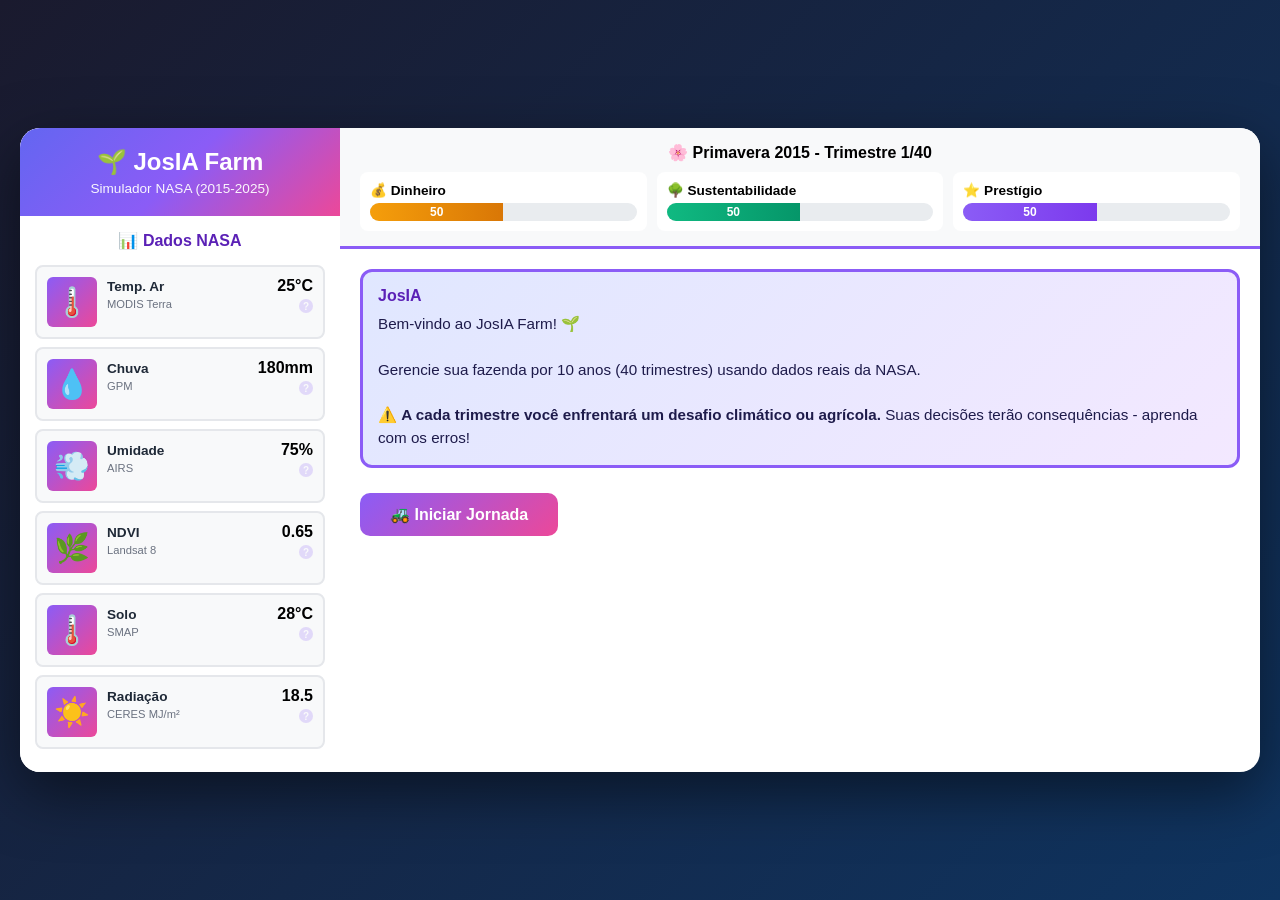
<file: josia-farm-game.html>
<!DOCTYPE html>
<html lang="pt-BR">
<head>
    <meta charset="UTF-8">
    <meta name="viewport" content="width=device-width, initial-scale=1.0">
    <title>JosIA Farm</title>
    <style>
        * { margin: 0; padding: 0; box-sizing: border-box; font-family: -apple-system, BlinkMacSystemFont, 'Segoe UI', sans-serif; }
        body { background: linear-gradient(135deg, #1a1a2e, #0f3460); min-height: 100vh; display: flex; justify-content: center; align-items: center; padding: 20px; }
        .container { background: white; border-radius: 20px; max-width: 1400px; width: 100%; box-shadow: 0 20px 60px rgba(0,0,0,0.5); overflow: hidden; max-height: 90vh; display: flex; flex-direction: column; }
        .top-section { display: flex; }
        .sidebar { width: 320px; background: white; padding: 0; display: flex; flex-direction: column; }
        .sidebar-header { background: linear-gradient(135deg, #6366f1, #8b5cf6, #ec4899); color: white; padding: 20px; text-align: center; }
        .sidebar-header h1 { font-size: 1.5em; margin-bottom: 5px; }
        .sidebar-header p { font-size: 0.85em; opacity: 0.95; }
        .sidebar-content { padding: 15px; overflow-y: auto; flex: 1; }
        .sidebar-content h3 { color: #5b21b6; margin-bottom: 15px; text-align: center; font-size: 1em; }
        .main { display: flex; flex: 1; overflow: hidden; flex-direction: column; }
        .game-area { flex: 1; display: flex; flex-direction: column; }
        .stats { background: #f8f9fa; padding: 15px 20px; border-bottom: 3px solid #8b5cf6; }
        .season { text-align: center; font-size: 1em; font-weight: 600; margin-bottom: 10px; }
        .stats-grid { display: grid; grid-template-columns: repeat(3, 1fr); gap: 10px; }
        .stat { background: white; padding: 10px; border-radius: 8px; }
        .stat-label { font-size: 0.85em; font-weight: 600; margin-bottom: 5px; }
        .stat-bar { background: #e9ecef; height: 18px; border-radius: 9px; overflow: hidden; }
        .stat-fill { height: 100%; color: white; font-size: 0.75em; font-weight: 600; display: flex; align-items: center; justify-content: center; transition: width 0.3s ease; }
        .money { background: linear-gradient(90deg, #f59e0b, #d97706); }
        .tree { background: linear-gradient(90deg, #10b981, #059669); }
        .prestige { background: linear-gradient(90deg, #8b5cf6, #7c3aed); }
        .content { flex: 1; padding: 20px; overflow-y: auto; }
        .indicator { background: #f8f9fa; border-radius: 8px; padding: 10px; margin-bottom: 8px; border: 2px solid #e5e7eb; display: flex; align-items: flex-start; gap: 10px; position: relative; }
        .indicator-image { width: 50px; height: 50px; border-radius: 6px; flex-shrink: 0; background: linear-gradient(135deg, #8b5cf6, #ec4899); display: flex; align-items: center; justify-content: center; font-size: 1.8em; }
        .indicator-info { flex: 1; min-width: 0; }
        .indicator-header { display: flex; justify-content: space-between; align-items: flex-start; margin-bottom: 2px; gap: 8px; }
        .indicator-title { font-weight: 600; color: #1f2937; font-size: 0.85em; }
        .indicator-value-container { display: flex; flex-direction: column; align-items: flex-end; gap: 4px; flex-shrink: 0; }
        .indicator-value { font-weight: 700; font-size: 1em; white-space: nowrap; }
        .info-icon { width: 14px; height: 14px; background: #8b5cf6; color: white; border-radius: 50%; display: flex; align-items: center; justify-content: center; font-size: 10px; font-weight: bold; cursor: help; opacity: 0.2; transition: opacity 0.3s; }
        .info-icon:hover { opacity: 1; }
        .tooltip { position: fixed; background: #1f2937; color: white; padding: 10px; border-radius: 8px; font-size: 0.75em; width: 260px; z-index: 10000; display: none; line-height: 1.4; box-shadow: 0 4px 6px rgba(0,0,0,0.3); margin-top: -10px; }
        .tooltip::after { content: ''; position: absolute; bottom: -6px; right: 30px; border: 6px solid transparent; border-top-color: #1f2937; }
        .info-icon:hover + .tooltip { display: block; }
        .indicator-desc { font-size: 0.7em; color: #6b7280; margin-top: 2px; }
        .indicator-value { font-weight: 700; font-size: 1em; }
        .indicator-desc { font-size: 0.7em; color: #6b7280; margin-top: 3px; }
        .message { background: linear-gradient(135deg, #e0e7ff, #f3e8ff); border: 3px solid #8b5cf6; border-radius: 12px; padding: 15px; margin-bottom: 15px; }
        .msg-name { font-size: 1em; font-weight: 700; color: #5b21b6; margin-bottom: 8px; }
        .msg-text { color: #1e1b4b; font-size: 0.95em; line-height: 1.5; }
        .btn { background: linear-gradient(135deg, #8b5cf6, #ec4899); color: white; border: none; padding: 12px 30px; font-size: 1em; border-radius: 10px; cursor: pointer; font-weight: 600; margin-top: 10px; transition: transform 0.2s; }
        .btn:hover { transform: translateY(-2px); }
        .culture-grid { display: grid; grid-template-columns: repeat(3, 1fr); gap: 12px; margin-top: 15px; }
        .culture-card { background: #f8f9fa; border: 3px solid #e5e7eb; border-radius: 12px; padding: 12px; text-align: center; cursor: pointer; transition: all 0.3s; }
        .culture-card:hover { border-color: #8b5cf6; transform: translateY(-3px); box-shadow: 0 10px 20px rgba(139, 92, 246, 0.2); }
        .culture-icon { font-size: 2em; margin-bottom: 8px; }
        .culture-name { font-size: 1em; font-weight: 700; margin-bottom: 6px; }
        .culture-profit { background: #10b981; color: white; padding: 4px 10px; border-radius: 15px; font-size: 0.85em; display: inline-block; margin: 6px 0; }
        .culture-needs { font-size: 0.75em; color: #6b7280; margin: 8px 0; text-align: left; padding: 6px; background: white; border-radius: 6px; }
        .need-item { display: flex; justify-content: space-between; margin: 3px 0; padding: 2px 0; }
        .match-good { background: #d1fae5; color: #065f46; padding: 6px; border-radius: 6px; margin-top: 8px; font-weight: 600; font-size: 0.8em; }
        .match-bad { background: #fee2e2; color: #991b1b; padding: 6px; border-radius: 6px; margin-top: 8px; font-weight: 600; font-size: 0.8em; }
        .result-card { background: white; border: 3px solid #e5e7eb; border-radius: 12px; padding: 15px; margin: 10px 0; }
        .result-title { font-size: 1.1em; font-weight: 700; color: #1f2937; margin-bottom: 10px; }
        .result-grid { display: grid; grid-template-columns: repeat(2, 1fr); gap: 10px; margin: 10px 0; }
        .result-item { background: #f8f9fa; padding: 10px; border-radius: 8px; }
        .result-label { font-size: 0.85em; color: #6b7280; margin-bottom: 5px; }
        .result-value { font-size: 1.2em; font-weight: 700; }
        .positive { color: #10b981; }
        .negative { color: #ef4444; }
        .progress-bar { background: #e5e7eb; height: 20px; border-radius: 10px; overflow: hidden; margin: 10px 0; position: relative; }
        .progress-label { font-size: 0.7em; color: #6b7280; margin-bottom: 4px; font-weight: 500; }
        .progress-fill { height: 100%; background: linear-gradient(90deg, #10b981, #059669); display: flex; align-items: center; justify-content: center; color: white; font-size: 0.75em; font-weight: 700; transition: width 0.3s; }
    </style>
</head>
<body>
    <div class="container">
        <div class="top-section">
            <div class="sidebar">
                <div class="sidebar-header">
                    <h1>🌱 JosIA Farm</h1>
                    <p>Simulador NASA (2015-2025)</p>
                </div>
                <div class="sidebar-content">
                    <h3>📊 Dados NASA</h3>
                    <div id="indicators"></div>
                </div>
            </div>
            <div class="main">
                <div class="game-area">
                    <div class="stats">
                        <div class="season" id="season">🌸 Primavera 2015 - Trimestre 1/40</div>
                        <div class="stats-grid">
                            <div class="stat">
                                <div class="stat-label">💰 Dinheiro</div>
                                <div class="stat-bar"><div class="stat-fill money" id="money" style="width:50%">50</div></div>
                            </div>
                            <div class="stat">
                                <div class="stat-label">🌳 Sustentabilidade</div>
                                <div class="stat-bar"><div class="stat-fill tree" id="tree" style="width:50%">50</div></div>
                            </div>
                            <div class="stat">
                                <div class="stat-label">⭐ Prestígio</div>
                                <div class="stat-bar"><div class="stat-fill prestige" id="prestige" style="width:50%">50</div></div>
                            </div>
                        </div>
                    </div>
                    <div class="content" id="content"></div>
                </div>
            </div>
        </div>
    </div>

    <script>
        var game = { 
            year: 2015, season: 0, trimester: 1, money: 50, tree: 50, prestige: 50, 
            activeCrops: [], history: [], usedEvents: []
        };
        
        var seasons = [
            { name: 'Primavera', icon: '🌸' }, { name: 'Verão', icon: '☀️' },
            { name: 'Outono', icon: '🍂' }, { name: 'Inverno', icon: '❄️' }
        ];
        
        var nasaData = {
            2015: [
                { temp: 25, rain: 180, humidity: 75, ndvi: 0.65, soil: 28, radiation: 18.5 },
                { temp: 28, rain: 220, humidity: 80, ndvi: 0.70, soil: 31, radiation: 22.3 },
                { temp: 22, rain: 140, humidity: 68, ndvi: 0.58, soil: 24, radiation: 16.2 },
                { temp: 18, rain: 95, humidity: 62, ndvi: 0.52, soil: 20, radiation: 14.1 }
            ],
            2016: [
                { temp: 24, rain: 160, humidity: 72, ndvi: 0.62, soil: 27, radiation: 17.8 },
                { temp: 29, rain: 195, humidity: 78, ndvi: 0.68, soil: 32, radiation: 21.5 },
                { temp: 23, rain: 155, humidity: 70, ndvi: 0.60, soil: 25, radiation: 16.5 },
                { temp: 19, rain: 110, humidity: 65, ndvi: 0.55, soil: 21, radiation: 14.5 }
            ],
            2017: [
                { temp: 26, rain: 175, humidity: 76, ndvi: 0.66, soil: 29, radiation: 19.0 },
                { temp: 30, rain: 210, humidity: 82, ndvi: 0.72, soil: 33, radiation: 23.0 },
                { temp: 21, rain: 145, humidity: 67, ndvi: 0.59, soil: 23, radiation: 15.8 },
                { temp: 17, rain: 100, humidity: 63, ndvi: 0.53, soil: 19, radiation: 13.8 }
            ]
        };
        
        var cultures = {
            soja: { 
                name: 'Soja', icon: '🌾', profit: 15, duration: 2, seasons: [0, 1],
                image: 'https://images.unsplash.com/photo-1625246333195-78d9c38ad449?w=300&h=200&fit=crop&q=80',
                needs: { temp: [22, 30], rain: [140, 220], humidity: [65, 85], soil: [20, 32], radiation: [16, 24], ndvi: [0.60, 0.75] }
            },
            milho: { 
                name: 'Milho', icon: '🌽', profit: 18, duration: 2, seasons: [0, 1],
                image: 'https://images.unsplash.com/photo-1551754655-cd27e38d2076?w=300&h=200&fit=crop&q=80',
                needs: { temp: [24, 32], rain: [160, 240], humidity: [70, 90], soil: [22, 35], radiation: [18, 26], ndvi: [0.65, 0.80] }
            },
            trigo: { 
                name: 'Trigo', icon: '🌾', profit: 12, duration: 2, seasons: [2, 3],
                image: 'https://images.unsplash.com/photo-1574943320219-553eb213f72d?w=300&h=200&fit=crop&q=80',
                needs: { temp: [15, 24], rain: [80, 150], humidity: [55, 75], soil: [15, 28], radiation: [12, 20], ndvi: [0.50, 0.65] }
            },
            feijao: { 
                name: 'Feijão', icon: '🫘', profit: 14, duration: 1, seasons: [0, 2],
                image: 'https://images.unsplash.com/photo-1612459411706-7b2df863d2b4?w=300&h=200&fit=crop&q=80',
                needs: { temp: [18, 28], rain: [120, 180], humidity: [60, 80], soil: [18, 30], radiation: [14, 22], ndvi: [0.55, 0.70] }
            }
        };

        var events = [
            {
                id: 1, title: '🦗 Invasão de Gafanhotos', icon: '🦗',
                description: 'Praga de gafanhotos migratórios se aproxima. Ação urgente!',
                options: [
                    { text: 'Inseticida químico', desc: 'Pulverização aérea convencional', money: -5, tree: -10, prestige: -3, cropDamage: 0, message: 'Praga eliminada, mas solo contaminado', explanation: 'Produtos químicos foram 100% eficazes matando gafanhotos em 24h. Porém, contaminaram lençóis freáticos (-10 sustentabilidade), custaram caro e prejudicaram reputação por impacto ambiental.' },
                    { text: 'Biocontrole com fungos', desc: 'Aplicar Metarhizium anisopliae', money: -8, tree: 5, prestige: 7, cropDamage: 12, message: 'Método ecológico demorou, perdas moderadas', explanation: 'Fungo levou 5 dias para infectar gafanhotos, causando 12% de perdas. Custo maior, mas melhorou sustentabilidade e sua reputação como produtor inovador em biocontrole.' },
                    { text: 'Monitorar população', desc: 'Observar sem intervir', money: 0, tree: 0, prestige: -8, cropDamage: 35, message: 'Infestação devastou as plantações', explanation: 'Gafanhotos consumiram 35% das folhas. Sem custos diretos, mas reputação despencou por negligência. Vizinhos reclamaram que a praga se espalhou para fazendas adjacentes.' }
                ]
            },
            {
                id: 2, title: '☀️ Veranico Prolongado', icon: '☀️',
                description: '15 dias sem chuva com 38°C. Stress hídrico iminente!',
                options: [
                    { text: 'Irrigação por aspersão', desc: 'Ligar sistema intensivo 24h', money: -12, tree: -6, prestige: 0, cropDamage: 3, message: 'Alto consumo de água salvou colheita', explanation: 'Irrigação consumiu 200mil litros/dia, evaporando 40% por calor. Perdas mínimas (3%), mas custo alto de energia/água e impacto em sustentabilidade hídrica regional.' },
                    { text: 'Mulching + irrigação noturna', desc: 'Cobertura morta + eficiência', money: -7, tree: 8, prestige: 6, cropDamage: 10, message: 'Gestão inteligente reduziu danos', explanation: 'Palha reteve umidade, irrigação noturna evitou evaporação. Perdas 10% por stress térmico inicial. Método sustentável aumentou prestígio e saúde do solo.' },
                    { text: 'Aguardar previsão de chuva', desc: 'Confiar na meteorologia', money: 0, tree: 0, prestige: -6, cropDamage: 28, message: 'Chuvas atrasaram, plantas murcharam', explanation: 'Previsão errou 5 dias. Plantas sofreram desidratação severa (28% perdas). Zero custos mas má gestão prejudicou reputação profissional.' }
                ]
            },
            {
                id: 3, title: '💧 Enchente Repentina', icon: '💧',
                description: 'Chuva de 180mm em 6h. Alagamento iminente das baixadas!',
                options: [
                    { text: 'Drenagem emergencial', desc: 'Abrir valas de escoamento', money: -10, tree: -4, prestige: 2, cropDamage: 8, message: 'Valas salvaram a maior parte', explanation: 'Maquinário abriu canais de drenagem em 12h. Perdas 8% nas áreas mais baixas. Custo alto de combustível, erosão do solo (-4 sustentabilidade), mas boa gestão.' },
                    { text: 'Colheita antecipada', desc: 'Colher área inundável agora', money: -6, tree: 0, prestige: -5, cropDamage: 22, message: 'Produto imaturo, menor valor', explanation: 'Grãos ainda não atingiram ponto ideal. Perdas de 22% na produtividade e qualidade. Trabalho noturno emergencial custou extra e produto inferior prejudicou reputação.' },
                    { text: 'Aceitar a inundação', desc: 'Deixar a água escoar naturalmente', money: 0, tree: 3, prestige: -10, cropDamage: 40, message: 'Alagamento destruiu raízes', explanation: 'Água permaneceu 48h, causando hipóxia nas raízes (40% perdas). Sem custos, leve melhora em recarga de aquíferos, mas gestão passiva destruiu credibilidade.' }
                ]
            },
            {
                id: 4, title: '🌪️ Vendaval Severo', icon: '🌪️',
                description: 'Meteorologia prevê ventos de 90km/h em 24h. Quebra de caules!',
                options: [
                    { text: 'Quebra-ventos emergencial', desc: 'Plantar bambus/instalar telas', money: -11, tree: 12, prestige: 8, cropDamage: 5, message: 'Barreiras protegeram efetivamente', explanation: 'Bambus + telas reduziram velocidade do vento em 60%. Apenas 5% de danos. Alto custo inicial, mas investimento duradouro melhorou sustentabilidade e reputação.' },
                    { text: 'Amarrar plantas', desc: 'Escorar com estacas', money: -4, tree: 0, prestige: -2, cropDamage: 18, message: 'Trabalho manual parcialmente eficaz', explanation: 'Equipe trabalhou 20h amarrando plantas. Método tradicional evitou parte dos danos (18% perdas), mas foi trabalhoso e visto como improviso por falta de planejamento.' },
                    { text: 'Confiar na resistência', desc: 'Plantas estão firmes, vai aguentar', money: 0, tree: 0, prestige: -9, cropDamage: 38, message: 'Ventos arrancaram e quebraram', explanation: 'Rajadas de 95km/h quebraram 38% dos caules. Dano irreversível. Falta de preparação foi criticada por técnicos e vizinhos, prejudicando muito sua imagem.' }
                ]
            },
            {
                id: 5, title: '🦠 Ferrugem Asiática', icon: '🦠',
                description: 'Fungo Phakopsora se alastra. Manchas nas folhas!',
                options: [
                    { text: 'Fungicida triazol', desc: 'Pulverizar química sistêmica', money: -9, tree: -7, prestige: -3, cropDamage: 4, message: 'Doença controlada rapidamente', explanation: 'Triazol penetrou nas plantas e parou a ferrugem em 72h (4% perdas). Custo moderado-alto, impacto ambiental significativo e uso de químicos afetou certificações orgânicas.' },
                    { text: 'Arrancar plantas doentes', desc: 'Erradicar focos de infecção', money: -5, tree: 4, prestige: 2, cropDamage: 20, message: 'Contenção limitou propagação', explanation: 'Removeu 20% das plantas infectadas, impedindo alastramento total. Método preventivo melhorou sustentabilidade, mas perdas diretas foram significativas.' },
                    { text: 'Biofungicida (Bacillus)', desc: 'Aplicar controle microbiológico', money: -7, tree: 10, prestige: 9, cropDamage: 14, message: 'Biocontrole eficaz, resultado premium', explanation: 'Bacillus competiu com fungo patogênico. Controle em 7 dias, 14% perdas. Método sustentável virou case de sucesso, elevando muito prestígio regional.' }
                ]
            },
            {
                id: 6, title: '🐗 Invasão de Javalis', icon: '🐗',
                description: 'Bando de 30 javalis devastando plantação noturna!',
                options: [
                    { text: 'Cerca elétrica', desc: 'Instalar perímetro eletrificado', money: -13, tree: -2, prestige: 3, cropDamage: 2, message: 'Barreira efetiva, javalis repelidos', explanation: 'Cerca de 2km bloqueou acesso (2% perdas residuais). Alto investimento, leve impacto ambiental por consumo elétrico, mas solução profissional reconhecida.' },
                    { text: 'Caça controlada', desc: 'Autorização para abate seletivo', money: -3, tree: 0, prestige: -6, cropDamage: 12, message: 'Abate reduziu população, polêmica', explanation: 'Eliminou 15 javalis em 3 noites, reduzindo danos a 12%. Baixo custo mas gerou controvérsia com ambientalistas e mídia local, prejudicando imagem.' },
                    { text: 'Repelentes sonoros', desc: 'Dispositivos de ultrassom', money: -6, tree: 5, prestige: 1, cropDamage: 25, message: 'Javalis se adaptaram ao som', explanation: 'Inicialmente funcionou, mas após 4 dias javalis ignoraram os sons (25% perdas). Método não-letal melhorou sustentabilidade mas foi ineficaz a médio prazo.' }
                ]
            },
            {
                id: 7, title: '🔥 Incêndio Próximo', icon: '🔥',
                description: 'Fogo a 2km com vento em sua direção. Risco extremo!',
                options: [
                    { text: 'Aceiro e irrigação', desc: 'Criar barreira sem vegetação', money: -8, tree: -3, prestige: 7, cropDamage: 1, message: 'Preparação impediu tragédia', explanation: 'Aceiro de 50m + irrigação formou barreira anti-fogo. Apenas 1% queimado nas bordas. Investimento em segurança foi elogiado por bombeiros e vizinhos.' },
                    { text: 'Evacuar e rezar', desc: 'Remover equipamentos, esperar', money: -2, tree: 0, prestige: -8, cropDamage: 45, message: 'Fogo avançou sem resistência', explanation: 'Salvou maquinário mas perdeu 45% da lavoura. Falta de ação preventiva foi vista como irresponsável pela comunidade e seguradoras.' },
                    { text: 'Contra-fogo controlado', desc: 'Queimar perímetro antes', money: -4, tree: -8, prestige: -5, cropDamage: 15, message: 'Técnica arriscada, danos colaterais', explanation: 'Contra-fogo funcionou mas saiu de controle por 2h, queimando 15% além do planejado. Emissões prejudicaram sustentabilidade e técnica controversa afetou imagem.' }
                ]
            },
            {
                id: 8, title: '❄️ Geada Tardia', icon: '❄️',
                description: '-2°C previsto em plena primavera. Cristais de gelo!',
                options: [
                    { text: 'Aquecedores + ventiladores', desc: 'Aquecer ar sobre plantação', money: -15, tree: -9, prestige: 4, cropDamage: 3, message: 'Tecnologia salvou a safra', explanation: 'Equipamentos mantiveram temperatura acima de 0°C. Perdas mínimas (3%), mas custo altíssimo de combustível/energia e grande pegada de carbono (-9 sustentabilidade).' },
                    { text: 'Irrigação aspersão', desc: 'Camada de gelo protetor', money: -7, tree: -2, prestige: 6, cropDamage: 8, message: 'Água congelou protegendo plantas', explanation: 'Paradoxalmente, camada de gelo a 0°C protegeu tecidos internos de -2°C externo. Perdas 8%, método inteligente elevou reputação técnica.' },
                    { text: 'Cobertura com palha', desc: 'Manta térmica natural', money: -3, tree: 6, prestige: 0, cropDamage: 22, message: 'Proteção parcial, várias perdas', explanation: 'Palha isolou parcialmente mas geada penetrou nas áreas descobertas (22% perdas). Baixo custo, sustentável, mas resultado mediano não impressionou.' }
                ]
            },
            {
                id: 9, title: '🐛 Lagarta-do-Cartucho', icon: '🐛',
                description: 'Spodoptera frugiperda infestando milho. Folhas destruídas!',
                options: [
                    { text: 'Inseticida diamida', desc: 'Produto de última geração', money: -10, tree: -8, prestige: -2, cropDamage: 2, message: 'Controle químico total', explanation: 'Diamida eliminou 98% das lagartas em 48h. Perdas ínfimas (2%), mas custo altíssimo, resistência futura e impacto ambiental severo.' },
                    { text: 'Trichogramma (vespas)', desc: 'Parasitoides de ovos', money: -6, tree: 11, prestige: 10, cropDamage: 9, message: 'Biocontrole virou referência', explanation: 'Vespinhas parasitaram ovos da lagarta. Controle em 10 dias (9% perdas). Método sustentável se tornou case de sucesso nacional, elevando muito prestígio.' },
                    { text: 'Bacillus thuringiensis', desc: 'Bioinseticida bacteriano', money: -5, tree: 7, prestige: 5, cropDamage: 12, message: 'Solução orgânica eficiente', explanation: 'Bt toxinas mataram lagartas seletivamente. Perdas 12%, custo médio. Certificação orgânica mantida, boa reputação e melhora ambiental.' }
                ]
            },
            {
                id: 10, title: '💨 Granizo Anunciado', icon: '💨',
                description: 'Radar mostra tempestade com granizo em 3h. Impacto físico!',
                options: [
                    { text: 'Tela antigranizo', desc: 'Cobrir área com redes', money: -14, tree: 3, prestige: 9, cropDamage: 1, message: 'Proteção eficaz, investimento validado', explanation: 'Telas de 4mm absorveram impacto de pedras de 2cm. Perdas mínimas (1%). Alto investimento mas reutilizável. Vizinhos impressionados com planejamento preventivo.' },
                    { text: 'Colheita emergencial', desc: 'Colher tudo antes do granizo', money: -5, tree: 0, prestige: -4, cropDamage: 18, message: 'Produto imaturo, preço reduzido', explanation: 'Equipe colheu em 2h, mas grãos com 25% de umidade acima do ideal. Perdas de 18% na qualidade/peso. Decisão apressada prejudicou valor de venda.' },
                    { text: 'Seguro agrícola', desc: 'Acionar apólice de granizo', money: 8, tree: 0, prestige: -7, cropDamage: 35, message: 'Indenização cobriu, mas perdeu safra', explanation: 'Granizo destruiu 35% da lavoura. Seguro pagou compensação (+8 dinheiro) mas perda produtiva foi grande. Comunidade criticou postura passiva de "deixar acontecer".' }
                ]
            },
            {
                id: 11, title: '🌾 Cigarrinha-das-Pastagens', icon: '🌾',
                description: 'Mahanarva fimbriolata sugando seiva. Amarelecimento!',
                options: [
                    { text: 'Neonicotinoide', desc: 'Inseticida sistêmico potente', money: -8, tree: -11, prestige: -5, cropDamage: 3, message: 'Praga eliminada, abelhas afetadas', explanation: 'Produto matou cigarrinhas em 24h (3% perdas). Porém, toxicidade para polinizadores causou morte de colmeias vizinhas. Impacto ambiental severo e processo judicial de apicultor.' },
                    { text: 'Fungo Metarhizium', desc: 'Biopesticida entomopatogênico', money: -6, tree: 9, prestige: 8, cropDamage: 11, message: 'Controle biológico sustentável', explanation: 'Fungo infectou cigarrinhas em 6 dias. Perdas 11%, mas método preservou inimigos naturais. Fazenda certificada como biocontrole exemplar.' },
                    { text: 'Rotação de pastagem', desc: 'Mover gado, quebrar ciclo', money: -4, tree: 8, prestige: 3, cropDamage: 16, message: 'Manejo integrado, perdas médias', explanation: 'Rotação interrompeu ciclo reprodutivo da praga. Perdas de 16% mas sem químicos. Método tradicional melhorou sustentabilidade a longo prazo.' }
                ]
            },
            {
                id: 12, title: '🌊 Erosão por Chuvas', icon: '🌊',
                description: 'Solo vermelho escorrendo. Perda de camada fértil!',
                options: [
                    { text: 'Terraços em curva de nível', desc: 'Construir contenções permanentes', money: -12, tree: 15, prestige: 10, cropDamage: 5, message: 'Obra impediu erosão futura', explanation: 'Terraços retiveram solo e água. Perdas 5% durante construção. Investimento permanente tornou fazenda modelo em conservação, elevando muito prestígio.' },
                    { text: 'Sacos de areia emergencial', desc: 'Barreira temporária', money: -4, tree: 2, prestige: -1, cropDamage: 19, message: 'Contenção parcial, solo perdido', explanation: 'Sacos frearam parte da erosão mas enxurrada levou 19% do solo superficial. Solução improvisada teve resultado mediano e custo de reposição de nutrientes.' },
                    { text: 'Plantar capim vetiver', desc: 'Raízes profundas fixadoras', money: -5, tree: 12, prestige: 7, cropDamage: 8, message: 'Sistema radicular segurou solo', explanation: 'Vetiver com raízes de 3m formou barreira viva. Perdas 8%, mas solução verde permanente melhorou muito sustentabilidade e virou referência regional.' }
                ]
            },
            {
                id: 13, title: '🐀 Ratos no Armazém', icon: '🐀',
                description: 'Infestação consumindo 5% dos grãos armazenados!',
                options: [
                    { text: 'Raticida químico', desc: 'Veneno anticoagulante', money: -3, tree: -6, prestige: -4, cropDamage: 2, message: 'Ratos mortos, contaminação residual', explanation: 'Veneno eliminou 90% dos ratos (2% perdas restantes). Porém, predadores naturais morreram ao comer ratos envenenados. Contaminação e morte de corujas prejudicou ecossistema.' },
                    { text: 'Gatos + corujas', desc: 'Predadores naturais', money: -2, tree: 10, prestige: 9, cropDamage: 7, message: 'Controle natural eficiente', explanation: '4 gatos + 2 caixas-ninho para corujas controlaram população. Perdas 7% iniciais mas solução permanente. Método ecológico virou atração educativa da fazenda.' },
                    { text: 'Armadilhas mecânicas', desc: 'Ratoeiras em massa', money: -4, tree: 4, prestige: 1, cropDamage: 12, message: 'Captura parcial, trabalho intenso', explanation: '50 armadilhas capturaram metade dos ratos. Perdas 12%, trabalho diário de verificação. Método não-químico mas trabalhoso, resultado mediano.' }
                ]
            },
            {
                id: 14, title: '🦠 Vírus do Mosaico', icon: '🦠',
                description: 'Manchas em folhas de tomate/pimentão. Transmissão rápida!',
                options: [
                    { text: 'Erradicar plantas infectadas', desc: 'Arrancar e queimar imediatamente', money: -6, tree: -3, prestige: 4, cropDamage: 25, message: 'Vírus contido, perdas severas', explanation: 'Removeu 25% das plantas infectadas, impedindo epidemia total. Decisão rápida e correta tecnicamente reconhecida, mas queima gerou emissões.' },
                    { text: 'Controlar mosca-branca', desc: 'Eliminar vetor transmissor', money: -7, tree: 5, prestige: 6, cropDamage: 15, message: 'Vetor controlado, propagação freada', explanation: 'Inseticida biológico contra mosca reduziu transmissão. Perdas 15% mas vírus não se alastrou. Abordagem preventiva foi elogiada por extensionistas.' },
                    { text: 'Variedade resistente', desc: 'Replantar com genética tolerante', money: -15, tree: 6, prestige: 11, cropDamage: 8, message: 'Investimento em genética venceu', explanation: 'Substituiu por cultivar resistente ao vírus. Alto custo inicial mas perdas apenas 8%. Inovação genética tornou fazenda pioneira e aumentou muito prestígio.' }
                ]
            },
            {
                id: 15, title: '⚡ Queda de Energia', icon: '⚡',
                description: 'Blackout de 48h. Silos e irrigação parados!',
                options: [
                    { text: 'Gerador a diesel', desc: 'Energia emergencial completa', money: -11, tree: -7, prestige: 3, cropDamage: 1, message: 'Operações mantidas, custos altos', explanation: 'Gerador manteve tudo funcionando (1% perdas). Consumo de 500L de diesel custou caro e emissões foram significativas, mas gestão de crise foi profissional.' },
                    { text: 'Priorizar irrigação manual', desc: 'Salvar cultivos críticos', money: -5, tree: 2, prestige: 0, cropDamage: 16, message: 'Cultivos principais salvos', explanation: 'Equipe bombeou água manualmente para áreas prioritárias. Perdas 16% nas áreas não irrigadas. Esforço físico intenso, resultado parcial mas sustentável.' },
                    { text: 'Aguardar restabelecimento', desc: 'Esperar energia voltar', money: 0, tree: 0, prestige: -9, cropDamage: 32, message: 'Perdas por falta de planejamento', explanation: '48h sem irrigação em pleno verão causou 32% de perdas. Falta de contingência foi vista como amadorismo pela comunidade agrícola.' }
                ]
            }
        ];

        function getCurrentData() {
            if (!nasaData[game.year]) return nasaData[2015][0];
            return nasaData[game.year][game.season];
        }

        function updateIndicators() {
            var data = getCurrentData();
            var indicators = [
                {
                    icon: '🌡️',
                    title: 'Temp. Ar',
                    value: data.temp + '°C',
                    desc: 'MODIS Terra',
                    image: 'https://images.unsplash.com/photo-1504608524841-42fe6f032b4b?w=100&h=100&fit=crop&q=80',
                    tooltip: 'Temperatura do ar medida por satélite MODIS (Moderate Resolution Imaging Spectroradiometer) a bordo do Terra. Crucial para determinar ciclos de crescimento das plantas e evapotranspiração.'
                },
                {
                    icon: '💧',
                    title: 'Chuva',
                    value: data.rain + 'mm',
                    desc: 'GPM',
                    image: 'https://images.unsplash.com/photo-1428908728789-d2de25dbd4e2?w=100&h=100&fit=crop&q=80',
                    tooltip: 'Precipitação acumulada medida pelo GPM (Global Precipitation Measurement). Essencial para planejamento de irrigação e previsão de disponibilidade hídrica para cultivos.'
                },
                {
                    icon: '💨',
                    title: 'Umidade',
                    value: data.humidity + '%',
                    desc: 'AIRS',
                    image: 'https://images.unsplash.com/photo-1534088568595-a066f410bcda?w=100&h=100&fit=crop&q=80',
                    tooltip: 'Umidade relativa do ar obtida pelo AIRS (Atmospheric Infrared Sounder). Afeta diretamente incidência de doenças fúngicas, stress hídrico das plantas e eficiência da irrigação.'
                },
                {
                    icon: '🌿',
                    title: 'NDVI',
                    value: data.ndvi.toFixed(2),
                    desc: 'Landsat 8',
                    image: 'https://images.unsplash.com/photo-1574943320219-553eb213f72d?w=100&h=100&fit=crop&q=80',
                    tooltip: 'Índice de Vegetação por Diferença Normalizada do Landsat 8. Valores entre 0.6-0.8 indicam vegetação saudável. Usado para monitorar vigor das plantas e detectar stress precocemente.'
                },
                {
                    icon: '🌡️',
                    title: 'Solo',
                    value: data.soil + '°C',
                    desc: 'SMAP',
                    image: 'https://images.unsplash.com/photo-1625246333195-78d9c38ad449?w=100&h=100&fit=crop&q=80',
                    tooltip: 'Temperatura do solo medida pelo SMAP (Soil Moisture Active Passive). Determina atividade microbiana, germinação de sementes e absorção de nutrientes pelas raízes.'
                },
                {
                    icon: '☀️',
                    title: 'Radiação',
                    value: data.radiation.toFixed(1),
                    desc: 'CERES MJ/m²',
                    image: 'https://images.unsplash.com/photo-1473496169904-658ba7c44d8a?w=100&h=100&fit=crop&q=80',
                    tooltip: 'Radiação solar medida por CERES (Clouds and Earth\'s Radiant Energy System). Energia disponível para fotossíntese. Valores baixos (<12) limitam crescimento, valores altos (>25) podem causar stress.'
                }
            ];
            
            var iconMap = {
                '🌡️': '🌡️',
                '💧': '💧', 
                '💨': '💨',
                '🌿': '🌿',
                '☀️': '☀️'
            };
            
            var html = '';
            indicators.forEach(function(ind) {
                html += '<div class="indicator">';
                html += '<div class="indicator-image">' + ind.icon + '</div>';
                html += '<div class="indicator-info">';
                html += '<div class="indicator-header">';
                html += '<div>';
                html += '<span class="indicator-title">' + ind.title + '</span>';
                html += '<div class="indicator-desc">' + ind.desc + '</div>';
                html += '</div>';
                html += '<div class="indicator-value-container">';
                html += '<span class="indicator-value">' + ind.value + '</span>';
                html += '<span class="info-icon">?</span>';
                html += '<div class="tooltip">' + ind.tooltip + '</div>';
                html += '</div>';
                html += '</div>';
                html += '</div>';
                html += '</div>';
            });
            
            document.getElementById('indicators').innerHTML = html;
        }

        function update() {
            var moneyPct = Math.min(Math.max(game.money, 0), 100);
            var treePct = Math.min(Math.max(game.tree, 0), 100);
            var prestigePct = Math.min(Math.max(game.prestige, 0), 100);
            
            document.getElementById('money').style.width = moneyPct + '%';
            document.getElementById('money').textContent = Math.round(game.money);
            document.getElementById('tree').style.width = treePct + '%';
            document.getElementById('tree').textContent = Math.round(game.tree);
            document.getElementById('prestige').style.width = prestigePct + '%';
            document.getElementById('prestige').textContent = Math.round(game.prestige);
            var s = seasons[game.season];
            document.getElementById('season').textContent = s.icon + ' ' + s.name + ' ' + game.year + ' - Trimestre ' + game.trimester + '/40';
            updateIndicators();
        }

        function show(html) {
            document.getElementById('content').innerHTML = html;
        }

        function intro() {
            show('<div class="message"><div class="msg-name">JosIA</div><div class="msg-text">Bem-vindo ao JosIA Farm! 🌱<br><br>Gerencie sua fazenda por 10 anos (40 trimestres) usando dados reais da NASA.<br><br>⚠️ <strong>A cada trimestre você enfrentará um desafio climático ou agrícola.</strong> Suas decisões terão consequências - aprenda com os erros!</div></div><button class="btn" onclick="plantMenu()">🚜 Iniciar Jornada</button>');
        }

        function plantMenu() {
            var html = '<div class="message"><div class="msg-name">JosIA</div><div class="msg-text">' + seasons[game.season].name + ' ' + game.year + '. Escolha seu cultivo comparando com os dados NASA! →</div></div>';
            html += '<div class="culture-grid">';
            for (var key in cultures) {
                var c = cultures[key];
                var canPlant = c.seasons.indexOf(game.season) >= 0;
                if (canPlant) {
                    var data = getCurrentData();
                    var tempOk = data.temp >= c.needs.temp[0] && data.temp <= c.needs.temp[1];
                    var rainOk = data.rain >= c.needs.rain[0] && data.rain <= c.needs.rain[1];
                    var humOk = data.humidity >= c.needs.humidity[0] && data.humidity <= c.needs.humidity[1];
                    var soilOk = data.soil >= c.needs.soil[0] && data.soil <= c.needs.soil[1];
                    var radOk = data.radiation >= c.needs.radiation[0] && data.radiation <= c.needs.radiation[1];
                    var ndviOk = data.ndvi >= c.needs.ndvi[0] && data.ndvi <= c.needs.ndvi[1];
                    var match = tempOk && rainOk && humOk && soilOk && radOk && ndviOk;
                    
                    html += '<div class="culture-card" onclick="plant(\'' + key + '\')">';
                    html += '<div class="culture-image">' + c.icon + '</div>';
                    html += '<div class="culture-name">' + c.name + '</div>';
                    html += '<div class="culture-profit">+' + c.profit + ' 💰 | ' + c.duration + ' trim.</div>';
                    html += '<div class="culture-needs">';
                    html += '<div class="need-item"><span>🌡️ Temp:</span><strong>' + c.needs.temp[0] + '-' + c.needs.temp[1] + '°C</strong></div>';
                    html += '<div class="need-item"><span>💧 Chuva:</span><strong>' + c.needs.rain[0] + '-' + c.needs.rain[1] + 'mm</strong></div>';
                    html += '<div class="need-item"><span>💨 Umidade:</span><strong>' + c.needs.humidity[0] + '-' + c.needs.humidity[1] + '%</strong></div>';
                    html += '<div class="need-item"><span>🌡️ Solo:</span><strong>' + c.needs.soil[0] + '-' + c.needs.soil[1] + '°C</strong></div>';
                    html += '<div class="need-item"><span>☀️ Radiação:</span><strong>' + c.needs.radiation[0] + '-' + c.needs.radiation[1] + '</strong></div>';
                    html += '<div class="need-item"><span>🌿 NDVI:</span><strong>' + c.needs.ndvi[0] + '-' + c.needs.ndvi[1] + '</strong></div>';
                    html += '</div>';
                    html += '<div class="' + (match ? 'match-good' : 'match-bad') + '">' + (match ? '✅ Condições ideais' : '⚠️ Fora do ideal') + '</div>';
                    html += '</div>';
                }
            }
            html += '</div>';
            show(html);
        }

        function plant(key) {
            var c = cultures[key];
            game.activeCrops.push({ type: key, name: c.name, icon: c.icon, progress: 0, duration: c.duration, profit: c.profit });
            triggerEvent();
        }

        function triggerEvent() {
            var availableEvents = events.filter(function(e) { 
                return game.usedEvents.indexOf(e.id) === -1; 
            });
            
            if (availableEvents.length === 0) {
                game.usedEvents = [];
                availableEvents = events;
            }
            
            var randomEvent = availableEvents[Math.floor(Math.random() * availableEvents.length)];
            game.usedEvents.push(randomEvent.id);
            showEvent(randomEvent);
        }

        function showEvent(event) {
            var eventImages = {
                1: 'https://images.unsplash.com/photo-1593693397690-362cb9666fc2?w=300&h=200&fit=crop&q=80',
                2: 'https://images.unsplash.com/photo-1504608524841-42fe6f032b4b?w=300&h=200&fit=crop&q=80',
                3: 'https://images.unsplash.com/photo-1547683905-f686c993aae5?w=300&h=200&fit=crop&q=80',
                4: 'https://images.unsplash.com/photo-1527482797697-8795b05a13fe?w=300&h=200&fit=crop&q=80',
                5: 'https://images.unsplash.com/photo-1530836369250-ef72a3f5cda8?w=300&h=200&fit=crop&q=80',
                6: 'https://images.unsplash.com/photo-1560493676-04071c5f467b?w=300&h=200&fit=crop&q=80',
                7: 'https://images.unsplash.com/photo-1611080626919-7cf5a9dbab5b?w=300&h=200&fit=crop&q=80',
                8: 'https://images.unsplash.com/photo-1464226184884-fa280b87c399?w=300&h=200&fit=crop&q=80',
                9: 'https://images.unsplash.com/photo-1625246333195-78d9c38ad449?w=300&h=200&fit=crop&q=80',
                10: 'https://images.unsplash.com/photo-1563514227147-6d2ff665a6a0?w=300&h=200&fit=crop&q=80',
                11: 'https://images.unsplash.com/photo-1592982537447-7440770cbfc9?w=300&h=200&fit=crop&q=80',
                12: 'https://images.unsplash.com/photo-1500382017468-9049fed747ef?w=300&h=200&fit=crop&q=80',
                13: 'https://images.unsplash.com/photo-1416879595882-3373a0480b5b?w=300&h=200&fit=crop&q=80',
                14: 'https://images.unsplash.com/photo-1592921870583-91b3b6b83c6d?w=300&h=200&fit=crop&q=80',
                15: 'https://images.unsplash.com/photo-1473341304170-971dccb5ac1e?w=300&h=200&fit=crop&q=80'
            };
            
            var html = '<div class="message" style="background: linear-gradient(135deg, #fef3c7, #fde68a); border-color: #f59e0b;">';
            html += '<div class="msg-name" style="color: #92400e;">⚠️ Evento Climático/Agrícola</div>';
            html += '<div class="msg-text" style="color: #78350f;"><strong>' + event.icon + ' ' + event.title + '</strong><br><br>' + event.description + '</div>';
            html += '</div>';
            
            html += '<div style="display: grid; grid-template-columns: repeat(3, 1fr); gap: 12px; margin-top: 15px;">';
            
            for (var i = 0; i < event.options.length; i++) {
                var option = event.options[i];
                html += '<div class="culture-card" onclick="selectEventOption(' + event.id + ', ' + i + ')" style="cursor: pointer; text-align: center; padding: 15px; display: flex; flex-direction: column; align-items: center;">';
                html += '<div class="culture-image">' + event.icon + '</div>';
                html += '<div class="culture-name" style="font-size: 1em; margin-bottom: 8px;">' + option.text + '</div>';
                html += '<div style="font-size: 0.8em; color: #6b7280; line-height: 1.3;">' + option.desc + '</div>';
                html += '</div>';
            }
            
            html += '</div>';
            show(html);
        }

        function selectEventOption(eventId, optionIndex) {
            var event = events.find(function(e) { return e.id === eventId; });
            var option = event.options[optionIndex];
            
            game.money += option.money;
            game.tree += option.tree;
            game.prestige += option.prestige;
            
            if (option.cropDamage > 0 && game.activeCrops.length > 0) {
                game.activeCrops[game.activeCrops.length - 1].damage = option.cropDamage;
            }
            
            var html = '<div class="message" style="background: linear-gradient(135deg, #dbeafe, #e0e7ff); border-color: #3b82f6;">';
            html += '<div class="msg-name" style="color: #1e40af;">📋 Resultado da Decisão</div>';
            html += '<div class="msg-text" style="color: #1e3a8a;"><strong>' + option.message + '</strong></div>';
            html += '</div>';
            
            html += '<div class="result-card">';
            html += '<div class="result-title">Impactos da sua escolha:</div>';
            html += '<div style="display: flex; flex-wrap: wrap; gap: 15px; margin-top: 15px; justify-content: space-around;">';
            
            if (option.money !== 0) {
                html += '<div style="text-align: center; flex: 1; min-width: 120px;">';
                html += '<div style="font-size: 0.85em; color: #6b7280; margin-bottom: 5px;">💰 Dinheiro</div>';
                html += '<div style="font-size: 1.5em; font-weight: 700; color: ' + (option.money > 0 ? '#10b981' : '#ef4444') + ';">' + (option.money > 0 ? '+' : '') + option.money + '</div>';
                html += '</div>';
            }
            if (option.tree !== 0) {
                html += '<div style="text-align: center; flex: 1; min-width: 120px;">';
                html += '<div style="font-size: 0.85em; color: #6b7280; margin-bottom: 5px;">🌳 Sustentabilidade</div>';
                html += '<div style="font-size: 1.5em; font-weight: 700; color: ' + (option.tree > 0 ? '#10b981' : '#ef4444') + ';">' + (option.tree > 0 ? '+' : '') + option.tree + '</div>';
                html += '</div>';
            }
            if (option.prestige !== 0) {
                html += '<div style="text-align: center; flex: 1; min-width: 120px;">';
                html += '<div style="font-size: 0.85em; color: #6b7280; margin-bottom: 5px;">⭐ Prestígio</div>';
                html += '<div style="font-size: 1.5em; font-weight: 700; color: ' + (option.prestige > 0 ? '#10b981' : '#ef4444') + ';">' + (option.prestige > 0 ? '+' : '') + option.prestige + '</div>';
                html += '</div>';
            }
            if (option.cropDamage > 0) {
                html += '<div style="text-align: center; flex: 1; min-width: 120px;">';
                html += '<div style="font-size: 0.85em; color: #6b7280; margin-bottom: 5px;">🌾 Dano à Colheita</div>';
                html += '<div style="font-size: 1.5em; font-weight: 700; color: #ef4444;">-' + option.cropDamage + '%</div>';
                html += '</div>';
            }
            
            html += '</div>';
            html += '</div>';
            
            html += '<div class="message" style="margin-top: 15px;">';
            html += '<div class="msg-name">🎓 Análise da Decisão</div>';
            html += '<div class="msg-text">' + option.explanation + '</div>';
            html += '</div>';
            
            html += '<button class="btn" onclick="showTrimesterResults()">Continuar →</button>';
            show(html);
            update();
        }

        function showTrimesterResults() {
            var data = getCurrentData();
            var html = '<div class="message"><div class="msg-name">JosIA</div><div class="msg-text">📋 Resultados do Trimestre ' + game.trimester + '</div></div>';
            
            if (game.activeCrops.length === 0) {
                html += '<div class="result-card"><div class="result-title">⚠️ Nenhum cultivo ativo</div><div class="msg-text">Você não plantou nada neste trimestre.</div></div>';
            }
            
            html += '<div style="display: grid; grid-template-columns: repeat(2, 1fr); gap: 15px;">';
            
            for (var i = 0; i < game.activeCrops.length; i++) {
                var crop = game.activeCrops[i];
                crop.progress++;
                var progressPct = (crop.progress / crop.duration * 100).toFixed(0);
                var c = cultures[crop.type];
                var d = getCurrentData();
                var compatibility = 0;
                
                if (d.temp >= c.needs.temp[0] && d.temp <= c.needs.temp[1]) { compatibility += 1; }
                if (d.rain >= c.needs.rain[0] && d.rain <= c.needs.rain[1]) { compatibility += 1; }
                if (d.humidity >= c.needs.humidity[0] && d.humidity <= c.needs.humidity[1]) { compatibility += 1; }
                if (d.soil >= c.needs.soil[0] && d.soil <= c.needs.soil[1]) { compatibility += 1; }
                if (d.radiation >= c.needs.radiation[0] && d.radiation <= c.needs.radiation[1]) { compatibility += 1; }
                if (d.ndvi >= c.needs.ndvi[0] && d.ndvi <= c.needs.ndvi[1]) { compatibility += 1; }
                
                var compatibilityPct = Math.round((compatibility / 6) * 100);
                
                var growthImpact = (compatibilityPct / 100 * 5).toFixed(1);
                game.tree += parseFloat(growthImpact);
                
                html += '<div class="result-card">';
                html += '<div class="result-title">';
                html += '<span>' + crop.icon + ' ' + crop.name + '</span>';
                html += '<div class="result-progress-container">';
                html += '<div class="progress-label">Desenvolvimento</div>';
                html += '<div class="progress-bar"><div class="progress-fill" style="width:' + progressPct + '%">' + progressPct + '%</div></div>';
                html += '</div>';
                html += '</div>';
                html += '<div class="result-grid">';
                html += '<div class="result-item"><div class="result-label">Compatibilidade</div><div class="result-value ' + (compatibilityPct >= 75 ? 'positive' : 'negative') + '">' + compatibilityPct + '%</div></div>';
                html += '<div class="result-item"><div class="result-label">Crescimento</div><div class="result-value positive">+' + growthImpact + ' 🌳</div></div>';
                html += '</div>';
                
                if (crop.progress >= crop.duration) {
                    var damageReduction = crop.damage ? (crop.damage / 100) : 0;
                    var finalProfit = Math.round(crop.profit * (compatibilityPct / 100) * (1 - damageReduction));
                    game.money += finalProfit;
                    game.prestige += Math.round(compatibilityPct / 20);
                    
                    var harvestMsg = '✅ Colheita completa! +' + finalProfit + ' 💰, +' + Math.round(compatibilityPct / 20) + ' ⭐';
                    if (crop.damage) {
                        harvestMsg += '<br><small>⚠️ Produção reduzida em ' + crop.damage + '% por eventos</small>';
                    }
                    html += '<div style="background:#d1fae5;padding:10px;border-radius:8px;margin-top:10px;color:#065f46;font-weight:600;">' + harvestMsg + '</div>';
                    game.activeCrops.splice(i, 1);
                    i--;
                }
                html += '</div>';
            }
            
            html += '</div>';
            
            html += '<button class="btn" onclick="nextTrimester()">Próximo Trimestre →</button>';
            show(html);
            update();
        }

        function nextTrimester() {
            game.trimester++;
            game.season++;
            if (game.season >= 4) {
                game.season = 0;
                game.year++;
            }
            
            if (game.trimester > 40) {
                endGame();
                return;
            }
            
            update();
            plantMenu();
        }

        function endGame() {
            var finalScore = Math.round((game.money + game.tree + game.prestige) / 3);
            var rating = '';
            if (finalScore >= 80) rating = '🏆 Excelente!';
            else if (finalScore >= 60) rating = '🥈 Muito Bom!';
            else if (finalScore >= 40) rating = '🥉 Bom!';
            else rating = '📈 Continue praticando!';
            
            show('<div class="message"><div class="msg-name">JosIA</div><div class="msg-text"><h2>🎉 Jornada Completa!</h2><p>10 anos (2015-2025) gerenciados!</p><br><p><strong>Pontuação: ' + finalScore + '/100</strong></p><p>' + rating + '</p><br><p>💰 Dinheiro: ' + Math.round(game.money) + '</p><p>🌳 Sustentabilidade: ' + Math.round(game.tree) + '</p><p>⭐ Prestígio: ' + Math.round(game.prestige) + '</p></div></div><button class="btn" onclick="location.reload()">🌱 Nova Jornada</button>');
        }

        update();
        intro();
    </script>
</body>
</html>
</file>
